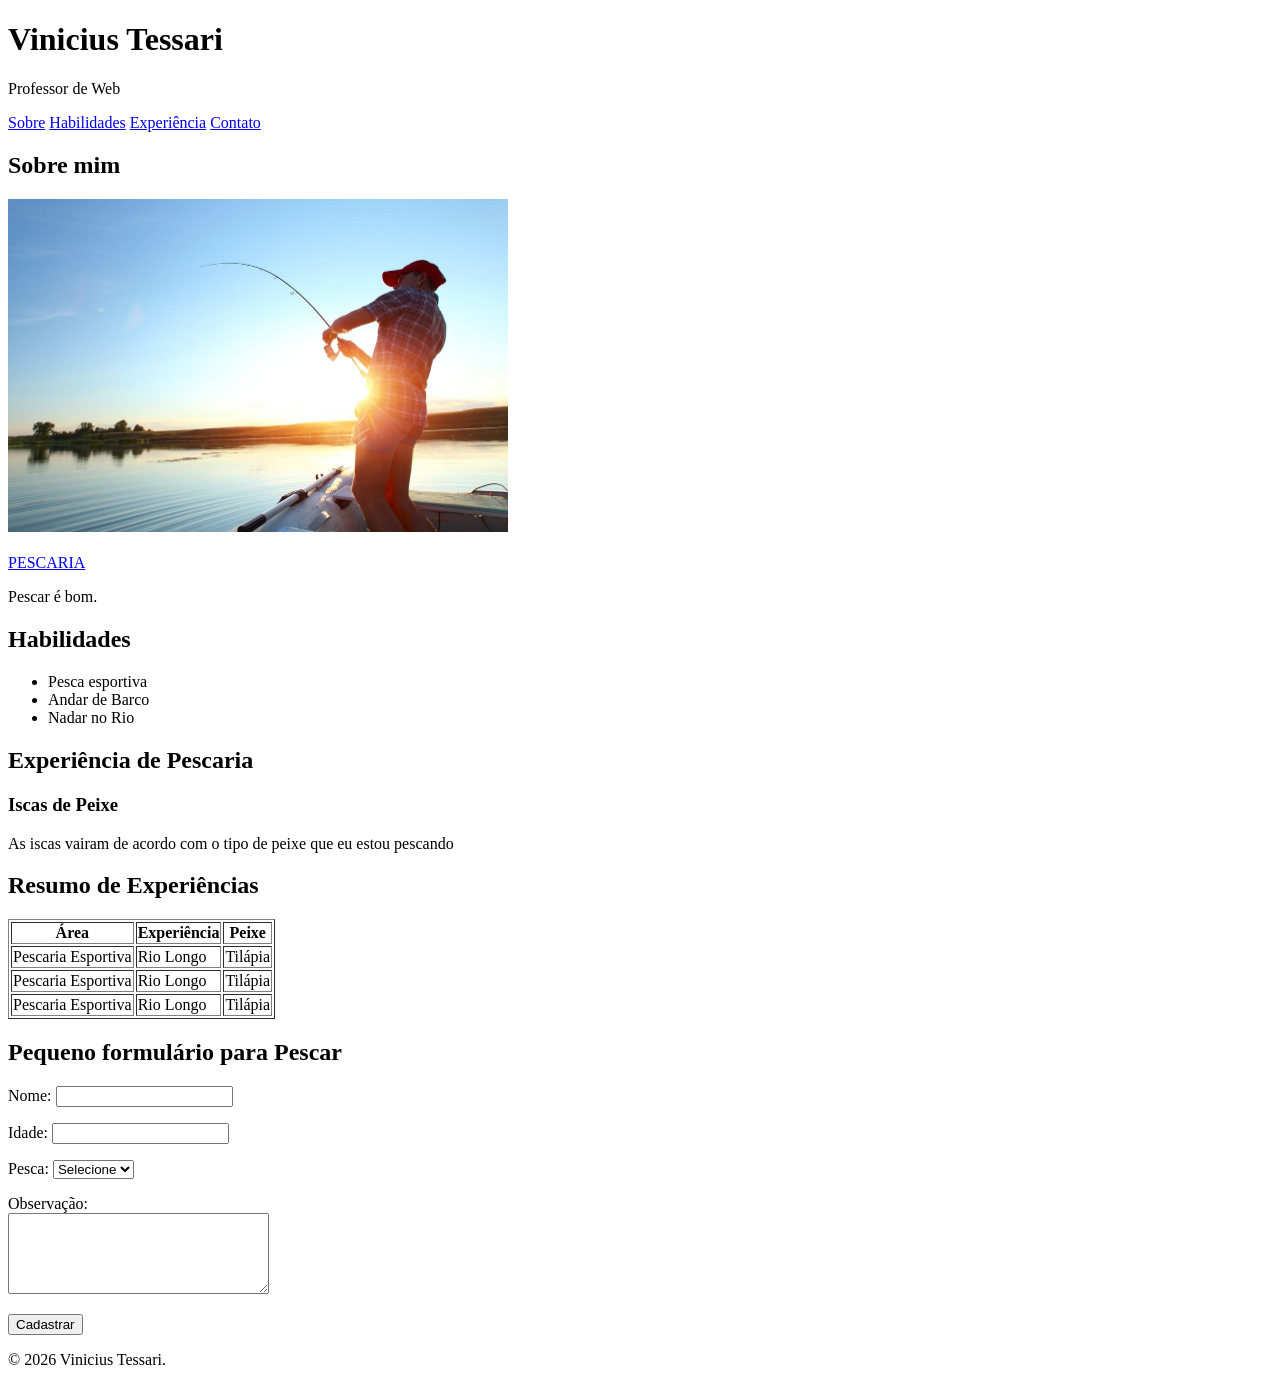
<file: AULA 01 - HTML/index.html>
<!DOCTYPE html>
<html lang="en">
<head>
    <meta charset="UTF-8">
    <meta name="viewport" content="width=device-width, initial-scale=1.0">
    <title>PERFIL Profissional</title>
</head>
<body>
    <header>
        <h1>Vinicius Tessari</h1>
        <p>Professor de Web</p>
        <nav>
            <a href="#sobre">Sobre</a>
            <a href="#habilidades">Habilidades</a>
            <a href="#experiencia">Experiência</a>
            <a href="#contato">Contato</a>
        </nav>
    </header>
    
    <main>
        <section id="sobre">
            <h2>Sobre mim</h2>
            <img src="img/imagem.jpg" alt="PESCARIA" width="500">
            <br>
            <br>
            <a href="https://www.youtube.com/playlist?list=PLAZQNgCt-nLuwX0yHu2gppmwIcYmiMe0b">PESCARIA</a>
            <p>Pescar é bom.</p>
        </section>

        <section id="habilidades">
            <h2>Habilidades</h2>
            <ul>
                <li>Pesca esportiva</li>
                <li>Andar de Barco</li>
                <li>Nadar no Rio</li>
            </ul>
        </section>
        <section id="experiencia">
            <h2>Experiência de Pescaria</h2>
            <article>
                <h3>Iscas de Peixe</h3>
                <p>As iscas vairam de acordo com o tipo de peixe que eu estou pescando</p>
            </article>
        </section>
        <section id="tabela-experiencias">
            <h2> Resumo de Experiências</h2>

            <table border="1">
                <thead>
                    <tr>
                        <th>Área</th>
                        <th>Experiência</th>
                        <th>Peixe</th>
                    </tr>
                </thead>

                <tbody>
                    <tr>
                        <td>Pescaria Esportiva</td>
                        <td>Rio Longo</td>
                        <td>Tilápia</td>
                    </tr>
                    <tr>
                        <td>Pescaria Esportiva</td>
                        <td>Rio Longo</td>
                        <td>Tilápia</td>
                    </tr>
                    <tr>
                        <td>Pescaria Esportiva</td>
                        <td>Rio Longo</td>
                        <td>Tilápia</td>
                    </tr>
                </tbody>
            </table>
        </section>

        <section id="cadastro">
            <h2>Pequeno formulário para Pescar</h2>

            <form>
                <p>
                    <label for="nome-form">Nome:</label>
                    <input type="text" id="nome-form" name="nome-form" required>
                </p>
                <p>
                    <label for="idade">Idade:</label>
                    <input type="number" id="idade" name="idade" min="0">
                </p>
                <p>
                    <label for="pesca">Pesca:</label>
                    <select id="pesca" name="pesca">
                        <option value="">Selecione</option>
                        <option value="amadora">Amadora</option>
                        <option value="esportiva">Esportiva</option>
                    </select>
                </p>
                <p>
                    <label for="observacao">Observação:</label><br>
                    <textarea id="observacao" name="observacao" rows="5" cols="30"></textarea>
                </p>
                <button type="submit">Cadastrar</button>
            </form>
        </section>
    </main>
    <footer>
        <p>&copy; 2026 Vinicius Tessari.</p>
    </footer>
</body>
</html>
</file>
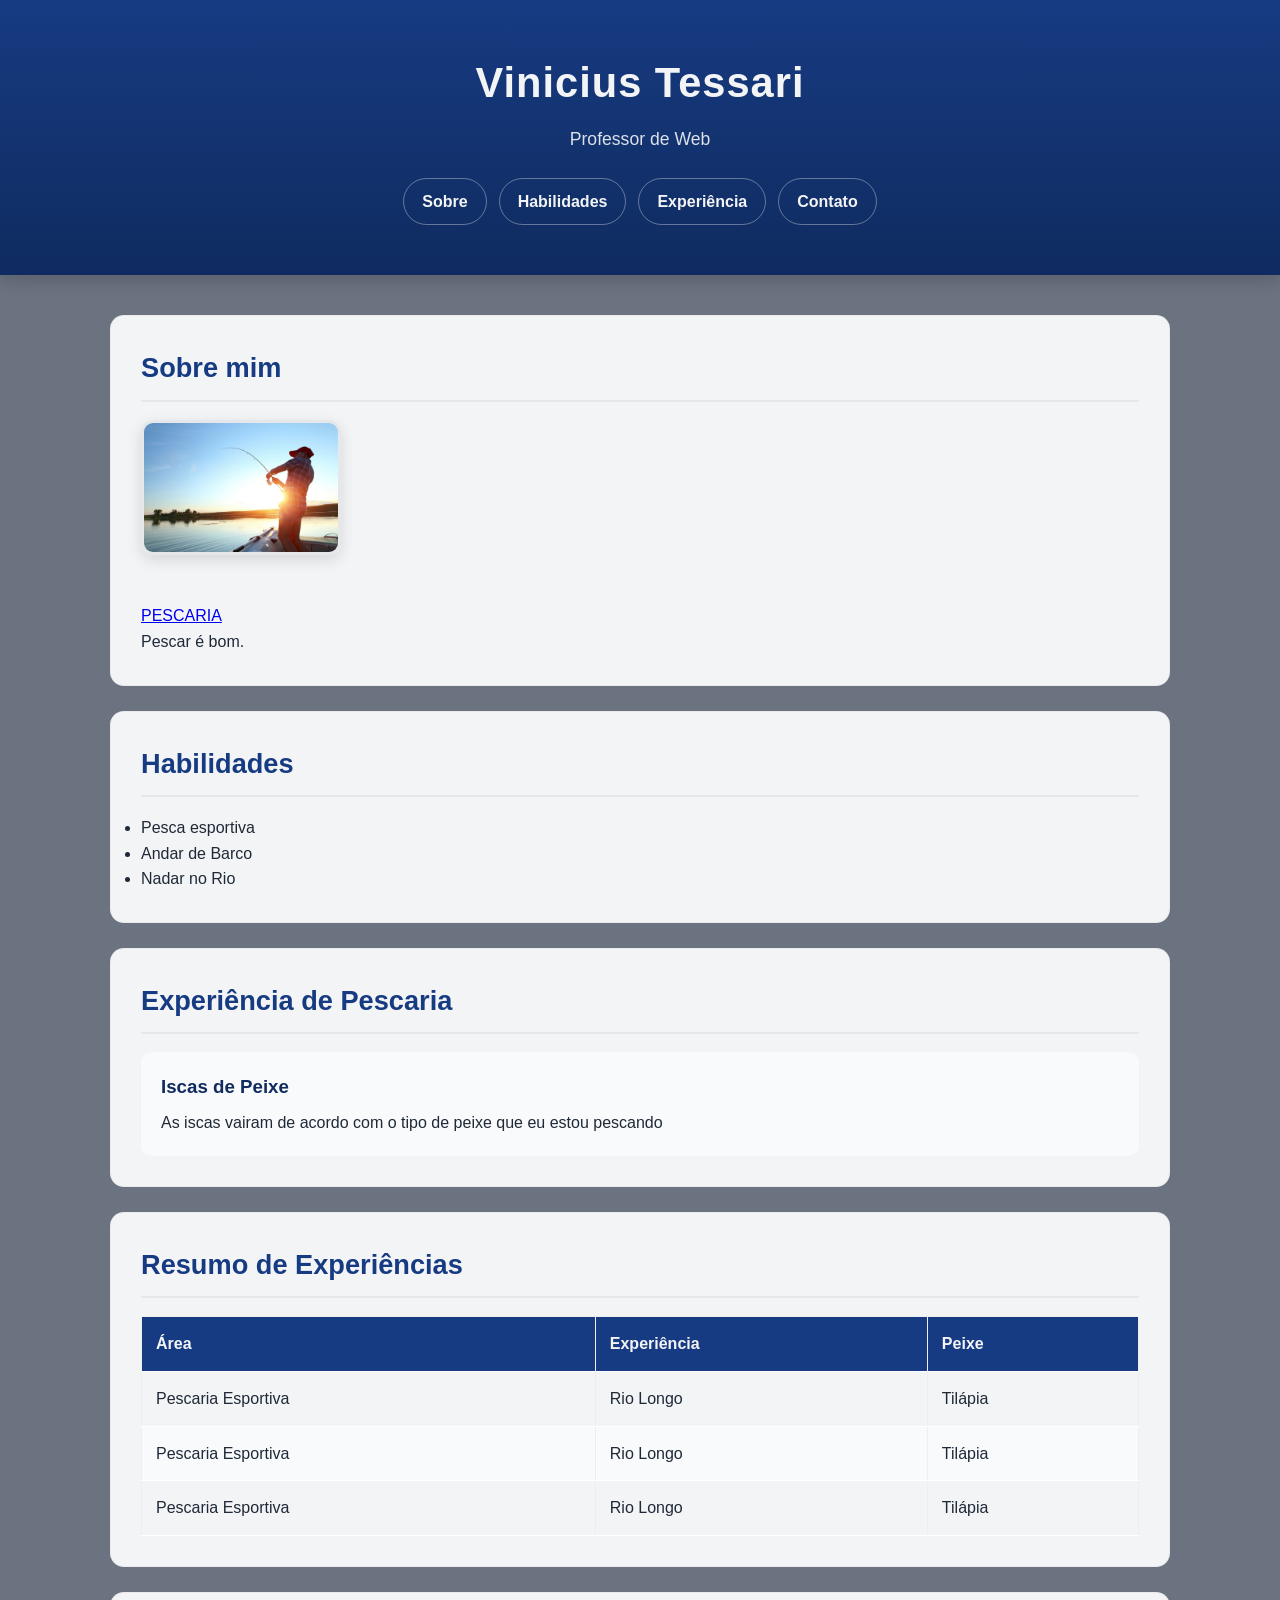
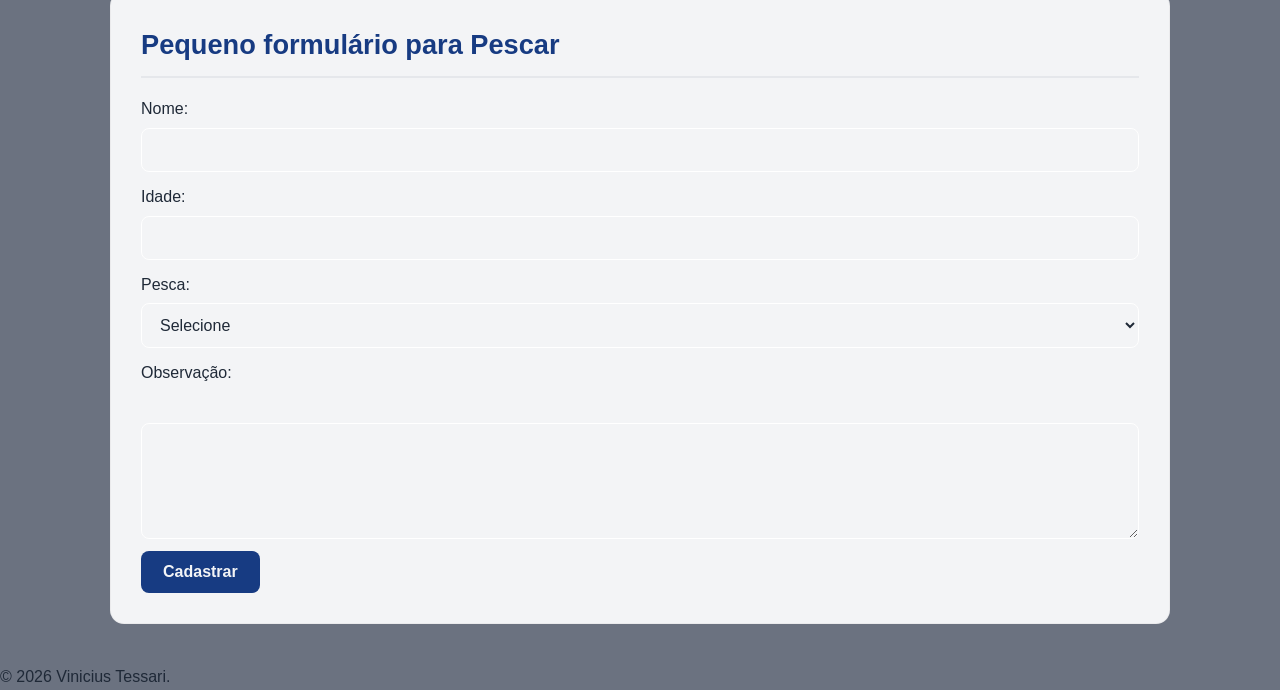
<file: AULA 02 - CSS/index.html>
<!DOCTYPE html>
<html lang="en">
<head>
    <meta charset="UTF-8">
    <meta name="viewport" content="width=device-width, initial-scale=1.0">
    <title>PERFIL Profissional</title>
    <link rel="stylesheet" href="style.css">
</head>
<body>
    <header>
        <h1>Vinicius Tessari</h1>
        <p>Professor de Web</p>
        <nav>
            <a href="#sobre">Sobre</a>
            <a href="#habilidades">Habilidades</a>
            <a href="#experiencia">Experiência</a>
            <a href="#contato">Contato</a>
        </nav>
    </header>
    
    <main>
        <section id="sobre">
            <h2>Sobre mim</h2>
            <img src="img/imagem.jpg" alt="PESCARIA" width="500">
            <br>
            <br>
            <a href="https://www.youtube.com/playlist?list=PLAZQNgCt-nLuwX0yHu2gppmwIcYmiMe0b">PESCARIA</a>
            <p>Pescar é bom.</p>
        </section>

        <section id="habilidades">
            <h2>Habilidades</h2>
            <ul>
                <li>Pesca esportiva</li>
                <li>Andar de Barco</li>
                <li>Nadar no Rio</li>
            </ul>
        </section>
        <section id="experiencia">
            <h2>Experiência de Pescaria</h2>
            <article>
                <h3>Iscas de Peixe</h3>
                <p>As iscas vairam de acordo com o tipo de peixe que eu estou pescando</p>
            </article>
        </section>
        <section id="tabela-experiencias">
            <h2> Resumo de Experiências</h2>

            <table border="1">
                <thead>
                    <tr>
                        <th>Área</th>
                        <th>Experiência</th>
                        <th>Peixe</th>
                    </tr>
                </thead>

                <tbody>
                    <tr>
                        <td>Pescaria Esportiva</td>
                        <td>Rio Longo</td>
                        <td>Tilápia</td>
                    </tr>
                    <tr>
                        <td>Pescaria Esportiva</td>
                        <td>Rio Longo</td>
                        <td>Tilápia</td>
                    </tr>
                    <tr>
                        <td>Pescaria Esportiva</td>
                        <td>Rio Longo</td>
                        <td>Tilápia</td>
                    </tr>
                </tbody>
            </table>
        </section>

        <section id="cadastro">
            <h2>Pequeno formulário para Pescar</h2>

            <form>
                <p>
                    <label for="nome-form">Nome:</label>
                    <input type="text" id="nome-form" name="nome-form" required>
                </p>
                <p>
                    <label for="idade">Idade:</label>
                    <input type="number" id="idade" name="idade" min="0">
                </p>
                <p>
                    <label for="pesca">Pesca:</label>
                    <select id="pesca" name="pesca">
                        <option value="">Selecione</option>
                        <option value="amadora">Amadora</option>
                        <option value="esportiva">Esportiva</option>
                    </select>
                </p>
                <p>
                    <label for="observacao">Observação:</label><br>
                    <textarea id="observacao" name="observacao" rows="5" cols="30"></textarea>
                </p>
                <button type="submit">Cadastrar</button>
            </form>
        </section>
    </main>
    <footer>
        <p>&copy; 2026 Vinicius Tessari.</p>
    </footer>
</body>
</html>
</file>
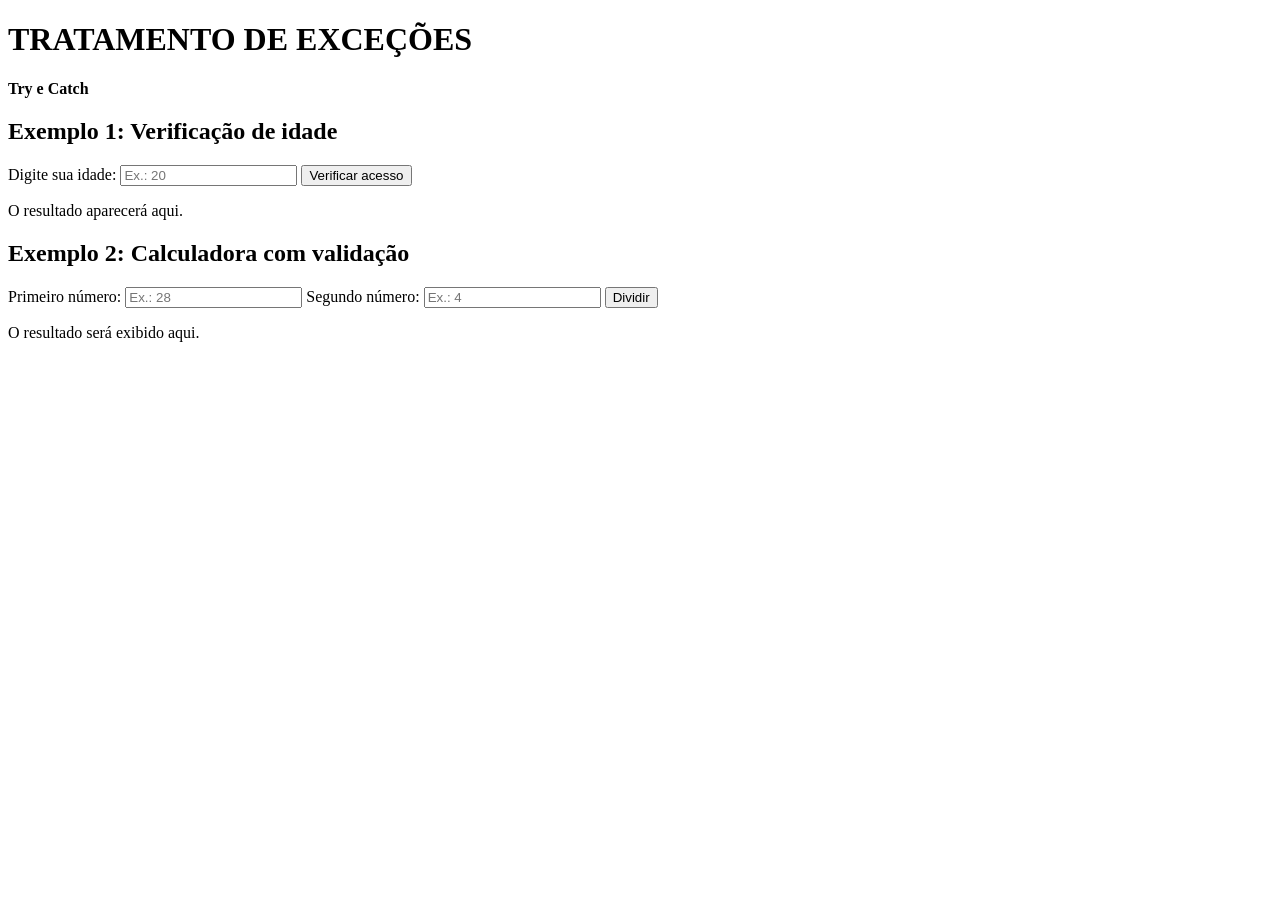
<file: AULA 07 - EXCEPTION/index.html>
<!DOCTYPE html>
<html lang="en">
<head>
    <meta charset="UTF-8">
    <meta name="viewport" content="width=device-width, initial-scale=1.0">
    <title>Document</title>
</head>
<body>
    <main>
        <h1>TRATAMENTO DE EXCEÇÕES</h1>
        <p><strong> Try e Catch</strong></p>
        <section>
            <h2>Exemplo 1: Verificação de idade</h2>
            <label for="idade">Digite sua idade:</label>
            <input type="number" id="idade" placeholder="Ex.: 20">
            <button type="button" id="verificar">Verificar acesso</button>
            <p id="resultadoIdade" class="resultado">O resultado aparecerá aqui.</p>
            <p id="finalizacaoIdade" class="observacao"></p>
        </section>
        <section>
            <h2>Exemplo 2: Calculadora com validação</h2>
            <label for="numero1">Primeiro número:</label>
            <input type="number" id="numero1" placeholder="Ex.: 28">
            <label for="numero2">Segundo número:</label>
            <input type="number" id="numero2" placeholder="Ex.: 4">
            <button type="button" id="dividir">Dividir</button>
            <p id="resultadoDivisao" class="resultado">O resultado será exibido aqui.</p>
            <p id="finalizacaoDivisao" class="observacao"></p>
        </section>
    </main>
    <script src="script.js"></script>
</body>
</html>
</file>
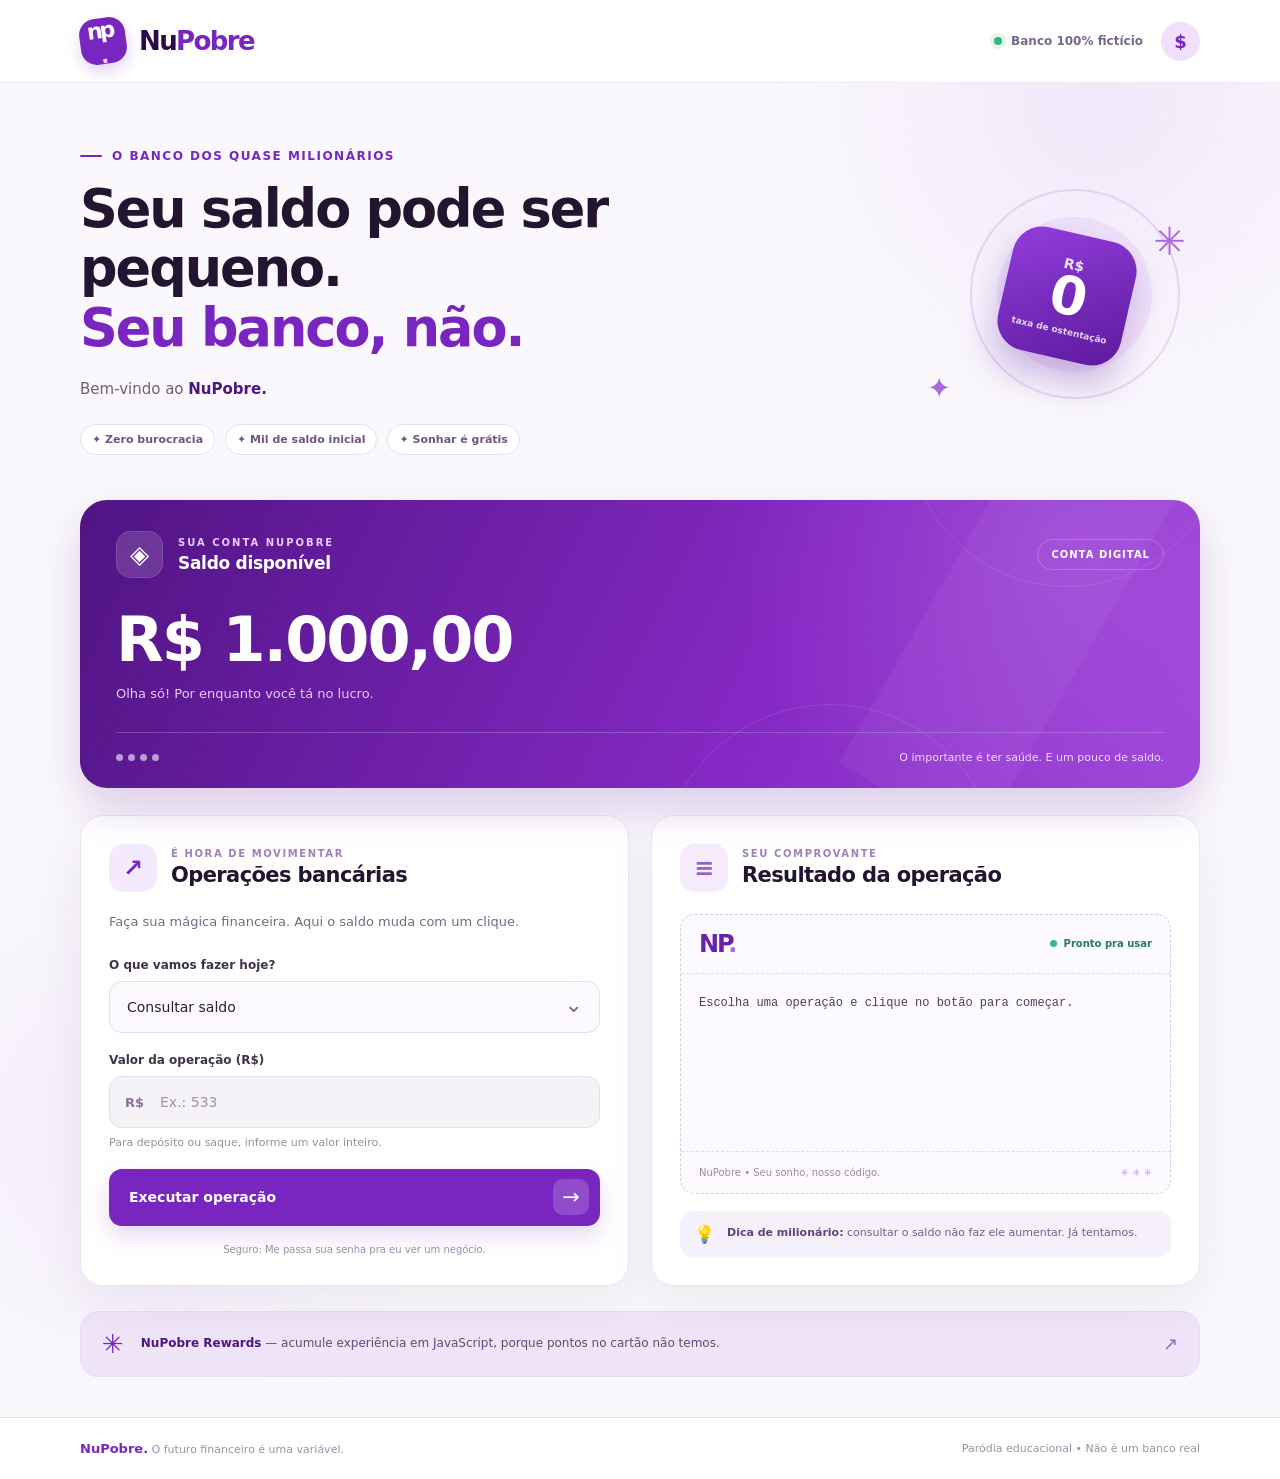
<file: DESAFIO DO BANCO/index.html>
<!DOCTYPE html>
<html lang="pt-BR">
<head>
    <meta charset="UTF-8">
    <meta name="viewport" content="width=device-width, initial-scale=1.0">
    <meta name="theme-color" content="#6b21ad">
    <meta name="description" content="NuPobre: o banco mais rico em criatividade e mais humilde no saldo. Projeto educativo feito com HTML, CSS e JavaScript.">
    <title>NuPobre — A conta que combina com o seu saldo</title>
    <link rel="stylesheet" href="style.css">
    <script src="script.js" defer></script>
</head>
<body>
    <div class="ambient ambient-top" aria-hidden="true"></div>
    <div class="ambient ambient-bottom" aria-hidden="true"></div>

    <header class="site-header">
        <div class="container header-content">
            <a class="brand" href="#inicio" aria-label="NuPobre — início">
                <span class="brand-symbol" aria-hidden="true">np<span>.</span></span>
                <span class="brand-name">Nu<span>Pobre</span></span>
            </a>
            <div class="header-right">
                <span class="project-badge"><span class="badge-dot" aria-hidden="true"></span> Banco 100% fictício</span>
                <span class="avatar" aria-hidden="true">$</span>
            </div>
        </div>
    </header>

    <main id="inicio" class="container">
        <section class="intro" aria-labelledby="intro-titulo">
            <div class="intro-copy">
                <p class="eyebrow"><span class="eyebrow-line" aria-hidden="true"></span> O banco dos quase milionários</p>
                <h1 id="intro-titulo">Seu saldo pode ser pequeno.<br><span>Seu banco, não.</span></h1>
                <p class="intro-description">Bem-vindo ao <strong>NuPobre.</strong></p>
                <div class="intro-tags" aria-label="Características do projeto">
                    <span>✦ Zero burocracia</span>
                    <span>✦ Mil de saldo inicial</span>
                    <span>✦ Sonhar é grátis</span>
                </div>
            </div>
            <div class="hero-decoration" aria-hidden="true">
                <div class="decor-ring ring-one"></div>
                <div class="decor-ring ring-two"></div>
                <div class="floating-sticker"><span>R$</span><strong>0</strong><small>taxa de ostentação</small></div>
                <span class="decor-spark spark-one">✳</span>
                <span class="decor-spark spark-two">✦</span>
            </div>
        </section>

        <section class="saldo-card" aria-labelledby="saldo-titulo">
            <div class="saldo-top">
                <div class="saldo-label-group">
                    <span class="saldo-icon" aria-hidden="true">◈</span>
                    <div>
                        <p class="kicker">SUA CONTA NUPOBRE</p>
                        <h2 id="saldo-titulo">Saldo disponível</h2>
                    </div>
                </div>
                <span class="saldo-chip">CONTA DIGITAL</span>
            </div>
            <div class="saldo-body">
                <strong id="saldo-atual" aria-live="polite">R$ 1.000,00</strong>
                <p>Olha só! Por enquanto você tá no lucro.</p>
            </div>
            <div class="saldo-bottom">
                <span class="saldo-dots" aria-hidden="true"><i></i><i></i><i></i><i></i></span>
                <span>O importante é ter saúde. E um pouco de saldo.</span>
            </div>
            <div class="card-shine" aria-hidden="true"></div>
        </section>

        <div class="content-grid">
            <section class="panel operations-panel" aria-labelledby="operacoes-titulo">
                <div class="panel-heading">
                    <span class="section-icon icon-operation" aria-hidden="true">↗</span>
                    <div>
                        <p class="panel-kicker">É HORA DE MOVIMENTAR</p>
                        <h2 id="operacoes-titulo">Operações bancárias</h2>
                    </div>
                </div>
                <p class="panel-description">Faça sua mágica financeira. Aqui o saldo muda com um clique.</p>

                <div class="form-group">
                    <label for="operacao">O que vamos fazer hoje?</label>
                    <div class="select-wrapper">
                        <select id="operacao" name="operacao">
                            <option value="saldo">Consultar saldo</option>
                            <option value="depositar">Depositar dinheiro</option>
                            <option value="sacar">Sacar dinheiro</option>
                            <option value="extrato">Ver meu extrato</option>
                        </select>
                    </div>
                </div>

                <div class="form-group">
                    <label for="valor">Valor da operação (R$)</label>
                    <div class="input-wrapper">
                        <span class="input-prefix" aria-hidden="true">R$</span>
                        <input id="valor" name="valor" type="number" inputmode="numeric" min="1" step="1" placeholder="Ex.: 533" disabled>
                    </div>
                    <small class="help-text">Para depósito ou saque, informe um valor inteiro.</small>
                </div>

                <button id="executar" class="execute-button" type="button">
                    <span>Executar operação</span>
                    <span class="button-arrow" aria-hidden="true">→</span>
                </button>
                <p class="form-footnote">Seguro: Me passa sua senha pra eu ver um negócio.</p>
            </section>

            <section class="panel result-panel" aria-labelledby="resultado-titulo">
                <div class="panel-heading">
                    <span class="section-icon icon-receipt" aria-hidden="true">≡</span>
                    <div>
                        <p class="panel-kicker">SEU COMPROVANTE</p>
                        <h2 id="resultado-titulo">Resultado da operação</h2>
                    </div>
                </div>
                <div class="receipt" role="region" aria-label="Comprovante da operação">
                    <div class="receipt-header">
                        <span class="receipt-brand">NP<span>.</span></span>
                        <span class="receipt-status"><i aria-hidden="true"></i> Pronto pra usar</span>
                    </div>
                    <pre id="resultado" aria-live="polite">Escolha uma operação e clique no botão para começar.</pre>
                    <div class="receipt-footer">
                        <span>NuPobre • Seu sonho, nosso código.</span>
                        <span aria-hidden="true">✳ ✳ ✳</span>
                    </div>
                </div>
                <div class="tip">
                    <span aria-hidden="true">💡</span>
                    <p><strong>Dica de milionário:</strong> consultar o saldo não faz ele aumentar. Já tentamos.</p>
                </div>
            </section>
        </div>

        <aside class="bottom-banner" aria-label="Mensagem divertida">
            <span class="banner-symbol" aria-hidden="true">✳</span>
            <p><strong>NuPobre Rewards</strong> <span>— acumule experiência em JavaScript, porque pontos no cartão não temos.</span></p>
            <span class="banner-arrow" aria-hidden="true">↗</span>
        </aside>
    </main>

    <footer class="site-footer">
        <div class="container footer-content">
            <span><strong>NuPobre.</strong> O futuro financeiro é uma variável.</span>
            <span>Paródia educacional • Não é um banco real</span>
        </div>
    </footer>
</body>
</html>
</file>
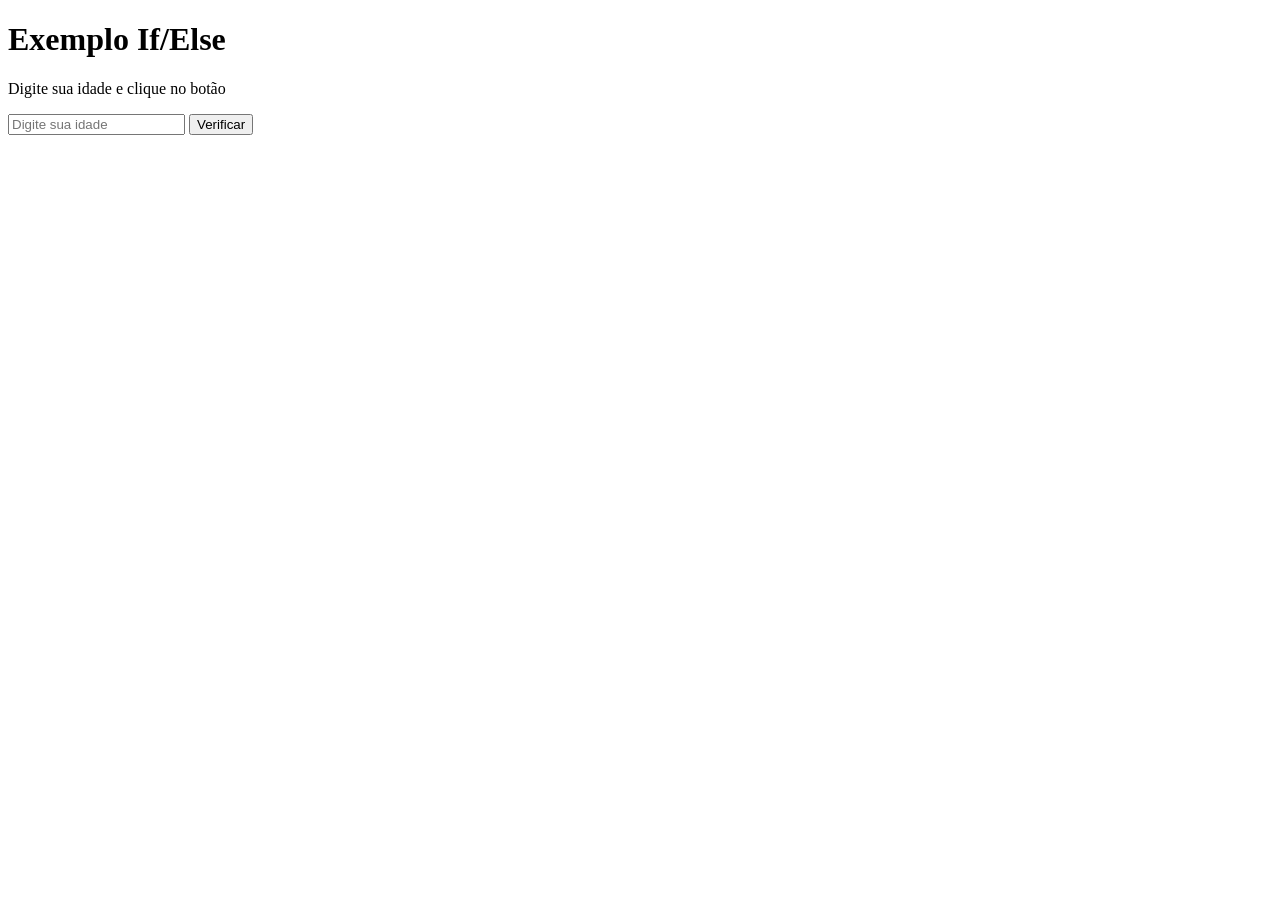
<file: AULA 04 - JS no HTML/if-else.html>
<!DOCTYPE html>
<html lang="en">
<head>
    <meta charset="UTF-8">
    <meta name="viewport" content="width=device-width, initial-scale=1.0">
    <title>IF / ELSE</title>
</head>
<body>
    <h1> Exemplo If/Else</h1>
    <p> Digite sua idade e clique no botão</p>
    
    <input type="number" id="idade" placeholder="Digite sua idade">
    <button type="button" id="verificar">Verificar</button>

    <p id="resultado"></p>

    <script src="if-else.js"></script>
</body>
</html>
</file>
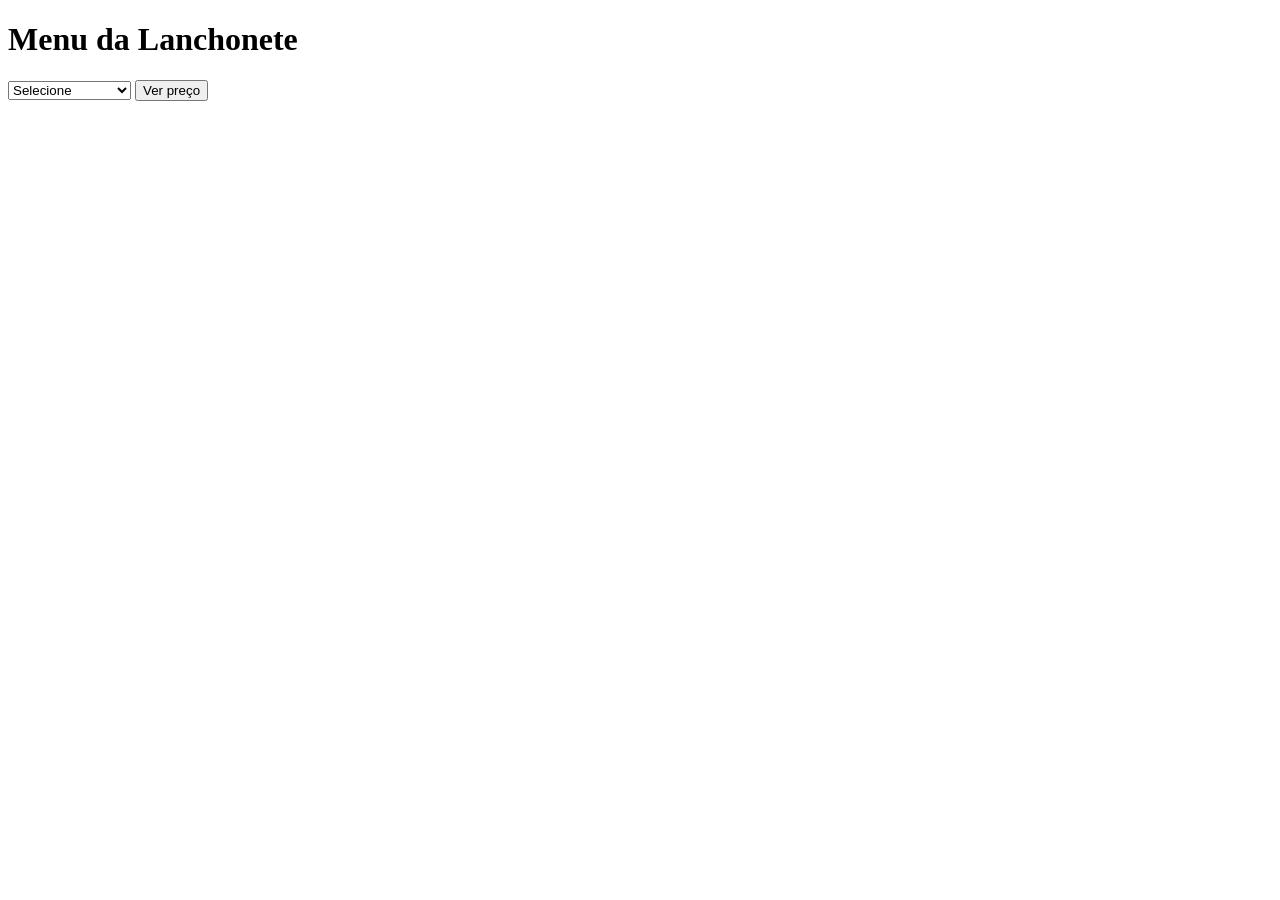
<file: AULA 05 - JS NO HTML-2/lanchonete.html>
<!DOCTYPE html>
<html lang="pt-BR">
<head>
    <meta charset="UTF-8">
    <title>Lanchonete</title>
</head>
<body>

    <h1>Menu da Lanchonete</h1>

    <select id="produto">
        <option value="">Selecione</option>
        <option value="1">Hambúrguer</option>
        <option value="2">Pizza</option>
        <option value="3">Cachorro-quente</option>
        <option value="4">Refrigerante</option>
    </select>

    <button id="verificar">Ver preço</button>

    <p id="resultado"></p>

    <script src="lanchonete.js"></script>

</body>
</html>
</file>
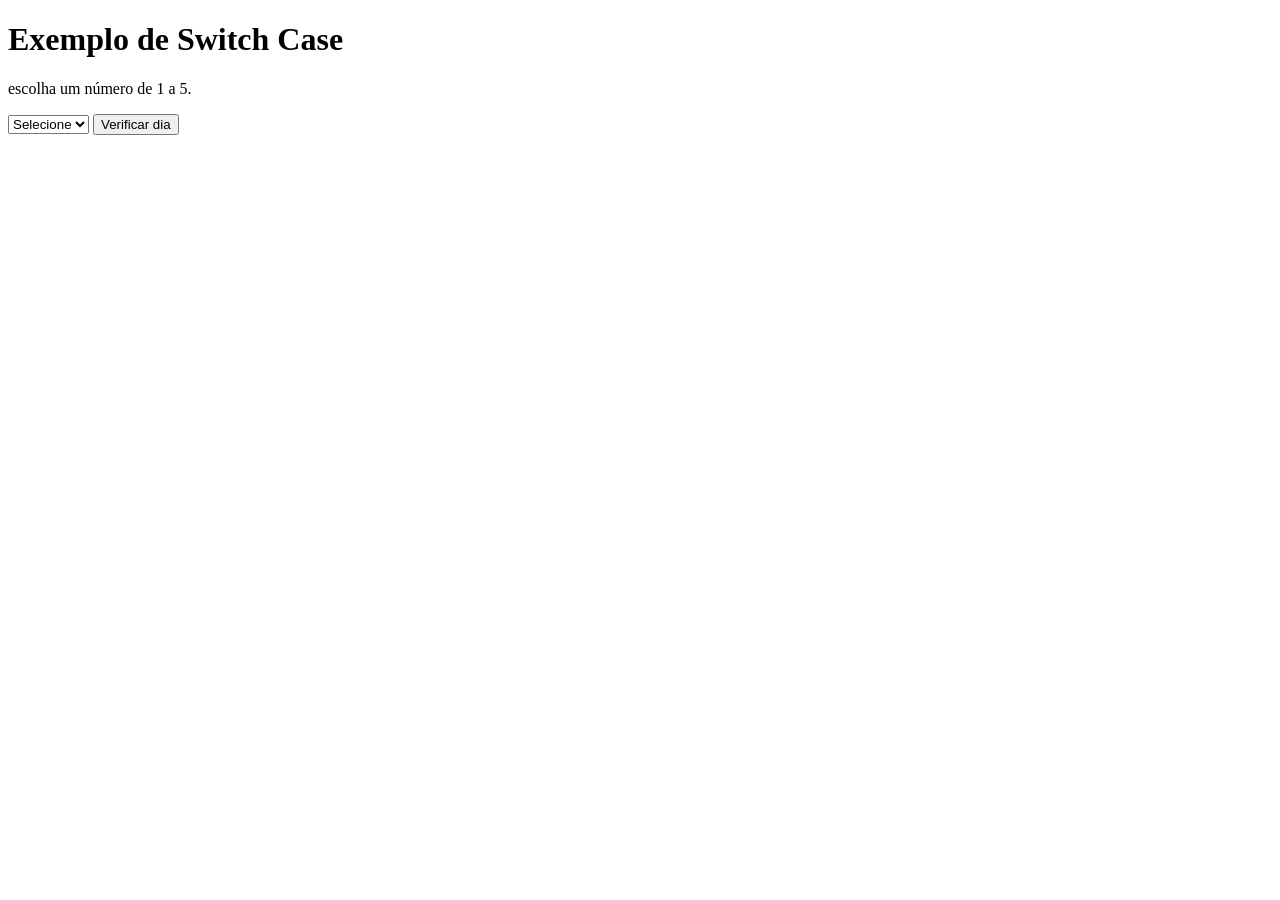
<file: AULA 05 - JS NO HTML-2/switch_case.html>
<!DOCTYPE html>
<html lang="en">
<head>
    <meta charset="UTF-8">
    <meta name="viewport" content="width=device-width, initial-scale=1.0">
    <title>Document</title>
</head>
<body>
    <h1>Exemplo de Switch Case</h1>

    <p>escolha um número de 1 a 5.</p>

    <select id="dia">
        <option value="">Selecione</option>
        <option value="1">1</option>
        <option value="2">2</option>
        <option value="3">3</option>
        <option value="4">4</option>
        <option value="5">5</option>
    </select>
    
    <button type="button" id="verificar">Verificar dia</button>

    <p id="resultado"></p>
    
    <script src="switch_case.js"></script>
</body>
</html>
</file>
<file: AULA 02 - CSS/style.css>
:root {
    --cor-primaria: #173b82;
    --cor-primaria-escura: #0f2b5f;
    --cor-destaque:#2563eb;
    --cor-fundo:#6b7280;
    --cor-branca: #f3f4f6;
    --cor-borda: #ffffff;
    --cor-texto: #1f2937;
    --sombra-padrao: #d1d5db;
    --raio-borda: 14px;
    --largura-maxima: 1100px;
}

* {
    box-sizing: border-box;
    margin: 0;
    padding: 0;
}

html {
    scroll-behavior: smooth;
}

body {
    font-family: Arial, Helvetica, sans-serif;
    color: var(--cor-texto);
    background-color: var(--cor-fundo);
    line-height: 1.6;
    min-height: 100vh;
}

header {
    background:linear-gradient(
        180deg,
        var(--cor-primaria),
        var(--cor-primaria-escura)
    );
    color: var(--cor-branca);
    padding: 50px 20px;
    text-align: center;
    box-shadow:0 4px 18px rgba(0, 0, 0,0.18);
}

header h1 {
    font-size: 2.6rem;
    font-weight: 700;
    letter-spacing: 1px;
    margin-bottom: 8px;
}

header p {
    font-size: 1.1rem;
    opacity: 0.9;
    margin-bottom: 25px;
}

nav {
    display: flex;
    justify-content: center;
    gap: 12px;
    flex-wrap: wrap;
}

nav a {
    text-decoration: none;
    color: var(--cor-branca);
    padding: 10px 18px;
    border: 1px solid rgba(255, 255, 255,0.35);
    border-radius: 999px;
    font-weight: 600;
    transition: 0.3 ease;
}

nav a:hover {
    background-color: var(--cor-branca);
    color: var(--cor-primaria);
    transform: translateY(-2px);
}

main {
    max-width: var(--largura-maxima);
    margin: 40px auto;
    padding: 0 20px;
}

section {
    background-color: var(--cor-branca);
    padding: 30px;
    margin-bottom: 25px;
    border-radius: var(--raio-borda);
    box-shadow: var(--sombra-padrao);
    border: 1px solid rgba(0, 0, 0,0.04)
}

section h2 {
    color: var(--cor-primaria);
    font-size: 1.7rem;
    margin-bottom: 18px;
    border-bottom: 2px solid #e5e7eb;
    padding-bottom: 10px;
}

#sobre img {
    width: 200px;
    max-width: 100%;
    height: auto;
    border-radius: 12px;
    margin-bottom: 15px;
    border: 3px solid #e5e7eb;
    box-shadow: 0 5px 15px rgba(0, 0, 0,0.12)

}

#sobre p {
    max-width: 800px;
    color: var(--cor-texto);
}

#habilidade ul {
    list-style: none;
    display: grid;
    grid-template-columns: repeat(auto-fit, minmax(150px,1fr));
    gap: 12px;
}

#habilidade li {
    background-color:  #eff6ff;
    color: var(--cor-primaria-escura);
    padding: 12px 16px;
    border-radius: 8px;
    font-weight: 600;
    border-left: 4px solid var(--cor-destaque)
}

article {
    background-color: #f9fafb;
    padding: 20px;
    border-radius: 10px;
    border: 1pxsolid #e5e7eb;
}

article h3 {
    color: var(--cor-primaria-escura);
    margin-bottom: 8px;
}

article p {
    color: var(--cor-texto-suave
    )
}

#tabela-experiencias table {
    width: 100%;
    border-collapse: collapse;
    margin-top: 10px;
    border: none;
}

#tabela-experiencias thead {
    background-color: var(--cor-primaria);
    color: var(--cor-branca);
}

#tabela-experiencias th,
#tabela-experiencias td {
    padding: 14px;
    text-align: left;
    border-bottom: 1px solid var(--cor-borda);
}

#tabela-experiencias th {
    font-weight: 700;
}

#tabela-experiencias tbody tr:nth-child(even) {
    background: #f8fafc;
}

#tabela-experiencias tbody tr:hover {
    background: #eaf2ff;
    transition: background-color 0.2s ease;
}

form {
    display: flex;
    flex-direction: column;
    gap: 12px;
}

#cadastro form p {
    margin: 0;
    display: flex;
    flex-direction: column;
    gap: 6px;
}

label{
    font-eight: 600;
    color: var(--cor-texto);

}

input, select, textarea {
    width: 100%;
    padding: 12px 14px;
    border: 1px solid var(--cor-borda);
    border-radius: 8px;
    font-size: 1rem;
    font-family: inherit;
    background-color: var(--cor-branca);
    color: var(--cor-texto);
    transition: order-color 0.2s ease, box-shadow 0.2s ease;
}

textarea {
    resize: vertical;
    min-height: 110px;
}

input:focus, select:focus, textarea:focus {
    outline: none;
    border-color: var(--cor-destaque);
    box-shadow: 0 0 0 3px rgba(37, 99, 235, 0.16);
}

button {
    background-color: var(--cor-primaria);
    color: var(--cor-branca);
    border: none;
    padding: 12px 22px;
    border-radius: 8px;font-size: 1rem;
    font-weight: 700;
    cursor: pointer;
    align-self: flex-start;
    transition: 03s ease;
}

button:hover {
    background-color: var(--cor-primaria-escura);
    transform: translateY(-2px);
    box-shadow: 0 6px 14px rgba(15, 43, 95,0.22);
} 

button:active {
    transform: translateY(0);
}
</file>
<file: DESAFIO DO BANCO/style.css>
:root {
    --purple: #7925bf;
    --purple-dark: #4e167e;
    --purple-deep: #2b0c49;
    --purple-light: #f5eafd;
    --purple-border: #e7d9f4;
    --background: #faf8fc;
    --card: #ffffff;
    --ink: #231530;
    --muted: #756883;
    --border: #ece5f1;
    --green: #217e58;
    --shadow: 0 18px 50px rgba(55, 23, 78, .065);
}

*, *::before, *::after { box-sizing: border-box; }
html { scroll-behavior: smooth; }
body {
    margin: 0;
    min-height: 100vh;
    position: relative;
    isolation: isolate;
    background: var(--background);
    color: var(--ink);
    font-family: "Segoe UI", Inter, ui-sans-serif, system-ui, -apple-system, BlinkMacSystemFont, Arial, sans-serif;
    -webkit-font-smoothing: antialiased;
}
button, input, select { font: inherit; }
button { cursor: pointer; }
a { color: inherit; text-decoration: none; }
.container { width: min(1120px, calc(100% - 48px)); margin-inline: auto; }
.ambient { position: absolute; z-index: -1; pointer-events: none; }
.ambient-top {
    top: -250px; right: -170px; width: 700px; height: 700px;
    background: radial-gradient(circle, rgba(185, 123, 240, .13), transparent 68%);
}
.ambient-bottom {
    bottom: 0; left: -180px; width: 630px; height: 700px;
    background: radial-gradient(circle, rgba(188, 142, 234, .10), transparent 70%);
}

.site-header { background: #fff; border-bottom: 1px solid #eee6f3; }
.header-content { display: flex; justify-content: space-between; align-items: center; min-height: 82px; gap: 16px; }
.brand { display: inline-flex; align-items: center; gap: 13px; }
.brand-symbol {
    display: grid; place-items: center; width: 46px; height: 46px;
    border-radius: 16px; background: var(--purple);
    color: #fff; font-size: 22px; font-weight: 900; letter-spacing: -3px;
    padding-right: 4px; transform: rotate(-8deg);
    box-shadow: 0 7px 15px rgba(108, 32, 180, .2);
}
.brand-symbol span { color: #f5ccff; }
.brand-name { color: var(--purple-deep); font-size: 26px; font-weight: 900; letter-spacing: -1.6px; }
.brand-name span { color: var(--purple); }
.header-right { display: flex; align-items: center; gap: 18px; }
.project-badge { display: inline-flex; align-items: center; gap: 9px; font-size: 12px; font-weight: 650; color: #78678b; }
.badge-dot { width: 8px; height: 8px; border-radius: 50%; background: #38b47c; box-shadow: 0 0 0 4px #e1f7ec; }
.avatar { width: 39px; height: 39px; border-radius: 50%; display: grid; place-items: center; color: var(--purple); background: #f0e0fd; font-weight: 900; font-size: 18px; }

.intro { display: flex; align-items: center; justify-content: space-between; gap: 30px; padding: 66px 0 45px; min-height: 300px; }
.intro-copy { position: relative; z-index: 1; }
.eyebrow { display: flex; align-items: center; gap: 10px; margin: 0 0 16px; color: var(--purple); font-size: 12px; font-weight: 850; letter-spacing: 1.5px; text-transform: uppercase; }
.eyebrow-line { width: 22px; height: 2px; background: var(--purple); border-radius: 2px; }
h1 { max-width: 750px; margin: 0; font-size: clamp(32px, 4.1vw, 53px); font-weight: 850; letter-spacing: -2px; line-height: 1.13; }
h1 span { color: var(--purple); }
.intro-description { max-width: 590px; margin: 20px 0 22px; color: #6f617b; font-size: 15px; line-height: 1.7; }
.intro-description strong { color: var(--purple-dark); }
.intro-tags { display: flex; flex-wrap: wrap; align-items: center; gap: 10px; }
.intro-tags span { display: inline-block; background: #fff; border: 1px solid #e9def2; padding: 8px 11px; border-radius: 50px; color: #6e5582; font-size: 11px; font-weight: 750; }
.hero-decoration { position: relative; width: 290px; height: 230px; flex: 0 0 290px; }
.decor-ring { position: absolute; border-radius: 50%; border: 2px solid rgba(120, 42, 191, .14); }
.ring-one { width: 210px; height: 210px; top: 2px; right: 20px; }
.ring-two { width: 155px; height: 155px; top: 30px; right: 48px; border: 20px solid rgba(172, 98, 233, .10); }
.floating-sticker {
    position: absolute; top: 46px; right: 70px; width: 126px; height: 126px; transform: rotate(13deg);
    display: flex; align-items: center; justify-content: center; flex-direction: column;
    border-radius: 30px; background: linear-gradient(150deg, #933ddd, #5c1a9b); color: white;
    box-shadow: 0 20px 35px rgba(101, 32, 167, .3);
}
.floating-sticker span { align-self: center; font-size: 14px; opacity: .85; font-weight: 700; }
.floating-sticker strong { margin: -6px 0 -1px; font-size: 53px; line-height: 1.15; letter-spacing: -3px; }
.floating-sticker small { text-align: center; font-size: 9px; font-weight: 700; opacity: .8; }
.decor-spark { position: absolute; color: #ab68dc; }
.spark-one { right: 14px; top: 32px; font-size: 39px; }
.spark-two { left: 17px; bottom: 12px; font-size: 29px; }

.saldo-card {
    overflow: hidden; position: relative; border-radius: 27px; padding: 31px 36px 24px;
    color: #fff; background:
        radial-gradient(circle at 88% 15%, rgba(226, 169, 255, .18), transparent 33%),
        linear-gradient(116deg, #501483, #8529c5 62%, #9c43d8);
    box-shadow: 0 20px 44px rgba(103, 28, 155, .20);
}
.saldo-card::before, .saldo-card::after { position: absolute; content: ""; border: 1px solid rgba(255, 255, 255, .11); width: 320px; height: 320px; border-radius: 50%; pointer-events: none; }
.saldo-card::before { top: -233px; right: -27px; }
.saldo-card::after { bottom: -256px; right: 200px; width: 340px; height: 340px; }
.saldo-top, .saldo-bottom { display: flex; align-items: center; justify-content: space-between; gap: 12px; position: relative; z-index: 1; }
.saldo-label-group { display: flex; align-items: center; gap: 15px; }
.saldo-icon { display: grid; place-items: center; height: 47px; width: 47px; flex-shrink: 0; background: rgba(255,255,255,.14); border: 1px solid rgba(255,255,255,.12); border-radius: 15px; font-size: 25px; }
.kicker { margin: 0 0 5px; font-size: 10px; letter-spacing: 2px; font-weight: 750; color: #ebcafa; }
.saldo-top h2 { margin: 0; font-size: 17px; font-weight: 600; letter-spacing: -.3px; }
.saldo-chip { border: 1px solid rgba(255,255,255,.21); border-radius: 100px; padding: 9px 13px; font-size: 10px; letter-spacing: 1px; font-weight: 750; white-space: nowrap; }
.saldo-body { position: relative; z-index: 1; padding: 26px 0 31px; }
#saldo-atual { display: block; font-size: clamp(37px, 5.5vw, 62px); line-height: 1.15; font-weight: 800; letter-spacing: -2px; word-break: break-word; }
.saldo-body p { margin: 10px 0 0; font-size: 13px; color: #e8cbf7; }
.saldo-bottom { border-top: 1px solid rgba(255,255,255,.2); padding-top: 18px; font-size: 11px; color: #f0d8fa; }
.saldo-dots { display: inline-flex; gap: 5px; }
.saldo-dots i { height: 7px; width: 7px; background: #fff; opacity: .58; border-radius: 100%; }
.card-shine { position: absolute; z-index: 0; top: -70px; right: 10%; width: 160px; height: 400px; background: rgba(255,255,255,.045); transform: rotate(30deg); }

.content-grid { display: grid; grid-template-columns: 1fr 1fr; gap: 22px; margin-top: 27px; align-items: stretch; }
.panel { min-width: 0; border-radius: 23px; padding: 28px; background: var(--card); border: 1px solid var(--border); box-shadow: var(--shadow); }
.panel-heading { display: flex; align-items: center; gap: 14px; }
.section-icon { width: 48px; height: 48px; display: grid; place-items: center; border-radius: 15px; font-size: 24px; font-weight: 800; flex-shrink: 0; }
.icon-operation { color: var(--purple); background: var(--purple-light); }
.icon-receipt { color: #9463bd; background: #f5ebfc; }
.panel-kicker { margin: 0 0 4px; font-size: 10px; font-weight: 800; color: #a180b8; letter-spacing: 1.6px; }
.panel h2 { margin: 0; font-size: 21px; font-weight: 800; letter-spacing: -.6px; }
.panel-description { margin: 20px 0 26px; font-size: 13px; line-height: 1.55; color: var(--muted); }
.form-group { margin: 0 0 20px; }
label { display: block; margin-bottom: 9px; color: #40324b; font-size: 12px; font-weight: 750; }
.select-wrapper, .input-wrapper { position: relative; }
.select-wrapper::after { content: "⌄"; position: absolute; right: 17px; top: 44%; transform: translateY(-50%); color: #80638e; pointer-events: none; font-size: 22px; }
select, input {
    width: 100%; height: 52px; padding: 0 17px; color: #2d1e39;
    border: 1px solid #e6dbef; border-radius: 13px; background: #fbf8fe;
    font-size: 14px; outline: none; transition: border-color .2s, box-shadow .2s;
}
select { padding-right: 40px; appearance: none; cursor: pointer; }
input { padding-left: 50px; }
input::placeholder { color: #9f91ac; }
input:disabled { background: #f6f3f8; color: #aca4b4; cursor: not-allowed; }
select:focus, input:focus { border-color: var(--purple); box-shadow: 0 0 0 3px rgba(128, 39, 194, .12); }
.input-prefix { position: absolute; z-index: 1; left: 16px; top: 50%; transform: translateY(-50%); font-size: 13px; font-weight: 750; color: #897498; }
.help-text { display: block; margin-top: 8px; font-size: 11px; color: #9a8da3; }
.execute-button {
    display: flex; align-items: center; justify-content: space-between; width: 100%;
    padding: 10px 11px 10px 20px; min-height: 57px; border-radius: 13px; border: none;
    color: #fff; background: var(--purple); box-shadow: 0 10px 22px rgba(105, 24, 175, .17);
    font-size: 14px; font-weight: 750; transition: transform .2s, background .2s, box-shadow .2s;
}
.execute-button:hover { background: #64139f; transform: translateY(-2px); box-shadow: 0 14px 28px rgba(105, 24, 175, .24); }
.execute-button:active { transform: translateY(0); }
.execute-button:focus-visible { outline: 3px solid #b488dc; outline-offset: 3px; }
.button-arrow { display: grid; place-items: center; width: 36px; height: 36px; background: rgba(255,255,255,.18); border-radius: 10px; font-size: 21px; font-weight: normal; }
.form-footnote { margin: 16px 0 0; font-size: 10px; color: #9a8ea4; text-align: center; line-height: 1.5; }

.result-panel { display: flex; flex-direction: column; }
.receipt { display: flex; flex-direction: column; flex: 1; overflow: hidden; margin-top: 22px; border: 1px dashed #dcc8e9; border-radius: 15px; background: #fcfaff; }
.receipt-header, .receipt-footer { display: flex; align-items: center; justify-content: space-between; gap: 10px; padding: 15px 18px; }
.receipt-header { border-bottom: 1px dashed #e5d8ef; }
.receipt-brand { color: #6b21aa; font-size: 24px; font-weight: 900; letter-spacing: -2px; }
.receipt-brand span { color: #b06be3; }
.receipt-status { display: inline-flex; align-items: center; gap: 7px; color: var(--green); font-size: 10px; font-weight: 750; }
.receipt-status i { width: 7px; height: 7px; border-radius: 50%; background: #2fbf7c; }
#resultado {
    flex: 1; width: 100%; min-height: 138px; margin: 0; padding: 18px;
    border: 0; background: transparent; color: #4f3e5e;
    font-family: "Cascadia Code", Consolas, "Courier New", monospace;
    font-size: 12px; line-height: 1.9; font-weight: 500;
    white-space: pre-wrap; overflow-wrap: anywhere;
}
.receipt-footer { margin-top: auto; border-top: 1px dashed #e5d8ef; font-size: 10px; color: #9c8aa8; }
.receipt-footer span:last-child { white-space: nowrap; color: #c19add; }
.tip { display: flex; align-items: flex-start; gap: 12px; margin-top: 17px; padding: 13px 14px; border-radius: 13px; background: #f6f0fb; }
.tip span { font-size: 17px; flex-shrink: 0; }
.tip p { margin: 0; color: #755b8c; font-size: 11px; line-height: 1.6; }
.tip strong { color: #63417c; }

.bottom-banner { margin: 25px 0 40px; display: flex; align-items: center; gap: 17px; padding: 17px 21px; border: 1px solid #eadcf5; border-radius: 18px; background: #f0e4f9; }
.banner-symbol { font-size: 26px; color: var(--purple); }
.bottom-banner p { flex: 1; margin: 0; color: #654778; font-size: 12px; line-height: 1.6; }
.bottom-banner p strong { color: var(--purple-dark); }
.banner-arrow { color: #9b68c0; font-size: 18px; }
.site-footer { border-top: 1px solid #eadff2; background: #fff; }
.footer-content { display: flex; align-items: center; justify-content: space-between; gap: 20px; padding-block: 23px; color: #9b8fa7; font-size: 11px; }
.footer-content strong { color: var(--purple); font-size: 13px; }

@media (max-width: 900px) {
    .intro { padding-top: 48px; min-height: unset; }
    .hero-decoration { width: 195px; height: 190px; flex-basis: 195px; }
    .ring-one { right: 0; width: 180px; height: 180px; }
    .ring-two { right: 26px; top: 30px; width: 130px; height: 130px; }
    .floating-sticker { right: 32px; top: 47px; width: 110px; height: 110px; }
    .content-grid { gap: 15px; }
    .panel { padding: 22px; }
    .panel h2 { font-size: 18px; }
}
@media (max-width: 700px) {
    .container { width: min(100% - 32px, 520px); }
    .header-content { min-height: 72px; }
    .brand-name { font-size: 24px; }
    .project-badge { font-size: 10px; }
    .avatar { display: none; }
    .intro { padding: 45px 0 29px; }
    .hero-decoration { display: none; }
    h1 { font-size: clamp(32px, 8vw, 43px); letter-spacing: -1.4px; }
    .intro-description { font-size: 14px; margin: 17px 0; }
    .intro-tags { gap: 6px; }
    .intro-tags span { font-size: 10px; padding: 7px 10px; }
    .saldo-card { border-radius: 21px; padding: 25px 23px 21px; }
    .saldo-top h2 { font-size: 15px; }
    .saldo-icon { width: 42px; height: 42px; }
    .saldo-chip { font-size: 9px; padding: 8px 10px; }
    #saldo-atual { font-size: clamp(34px, 8.5vw, 48px); letter-spacing: -1.5px; }
    .saldo-bottom { align-items: flex-start; font-size: 10px; }
    .content-grid { grid-template-columns: 1fr; margin-top: 18px; }
    .panel { padding: 22px; }
    #resultado { min-height: 140px; }
    .bottom-banner { margin: 20px 0 35px; }
    .footer-content { align-items: flex-start; flex-direction: column; gap: 9px; }
}
@media (max-width: 380px) {
    .container { width: calc(100% - 24px); }
    .brand-symbol { height: 41px; width: 41px; }
    .brand-name { font-size: 22px; }
    .project-badge { display: none; }
    .saldo-chip { display: none; }
    .saldo-card { padding-inline: 18px; }
    .panel { padding: 18px; }
}
@media (prefers-reduced-motion: reduce) {
    html { scroll-behavior: auto; }
    *, *::before, *::after { transition: none !important; }
}
</file>
